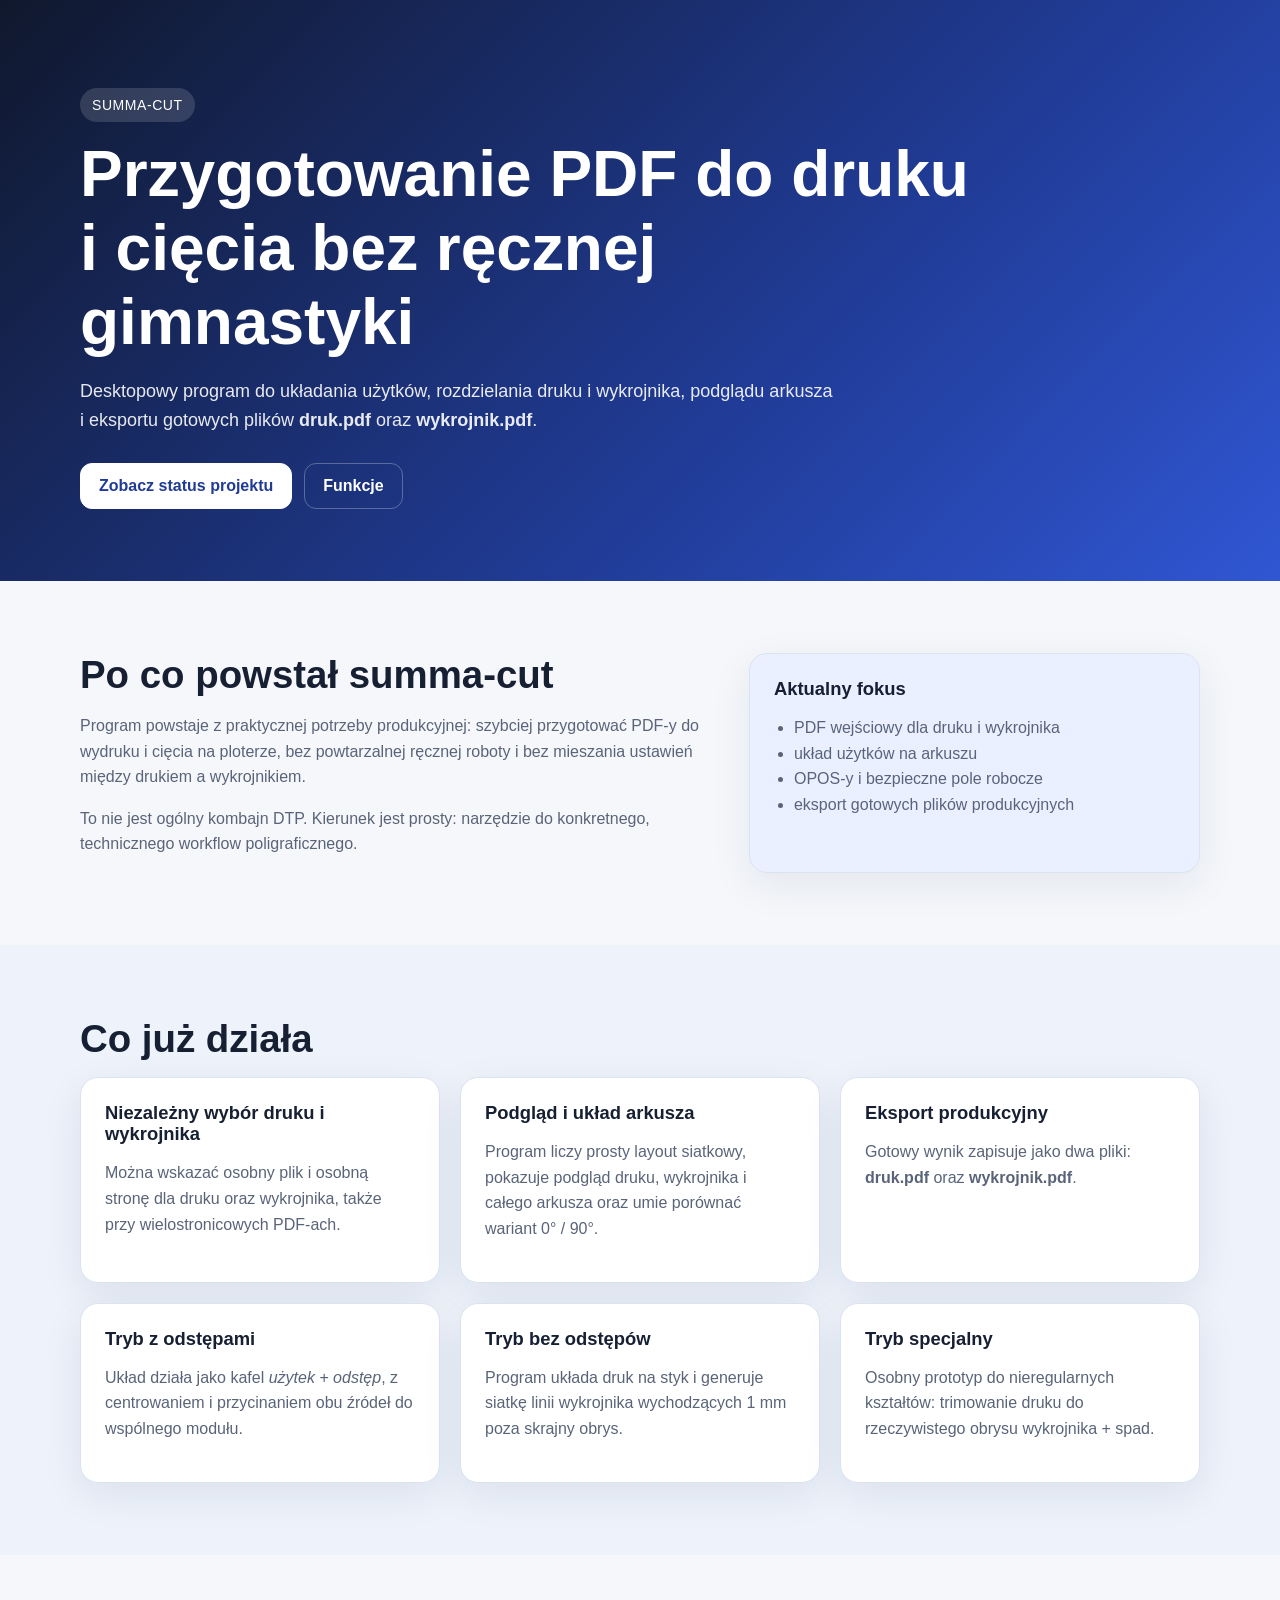
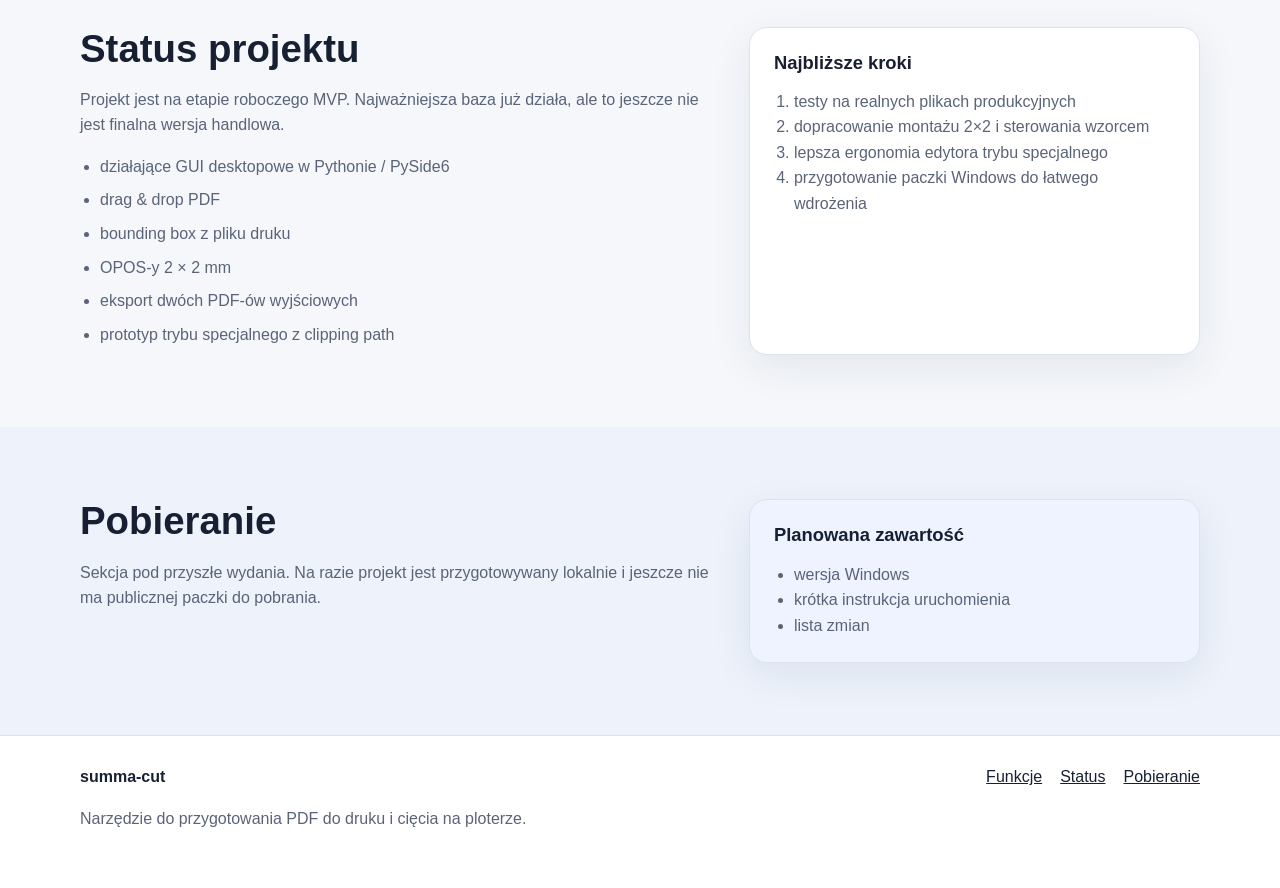
<file: docs/index.html>
<!doctype html>
<html lang="pl">
  <head>
    <meta charset="utf-8" />
    <meta name="viewport" content="width=device-width, initial-scale=1" />
    <title>summa-cut — przygotowanie PDF do druku i cięcia</title>
    <meta
      name="description"
      content="summa-cut to desktopowe narzędzie do przygotowania PDF do druku i cięcia na ploterze Summa — z osobnym drukiem i wykrojnikiem, podglądem i eksportem gotowych plików."
    />
    <link rel="stylesheet" href="style.css" />
  </head>
  <body>
    <header class="hero">
      <div class="wrap">
        <span class="eyebrow">summa-cut</span>
        <h1>Przygotowanie PDF do druku i cięcia bez ręcznej gimnastyki</h1>
        <p class="lead">
          Desktopowy program do układania użytków, rozdzielania druku i wykrojnika,
          podglądu arkusza i eksportu gotowych plików <strong>druk.pdf</strong> oraz
          <strong>wykrojnik.pdf</strong>.
        </p>
        <div class="cta-row">
          <a class="button primary" href="#status">Zobacz status projektu</a>
          <a class="button" href="#features">Funkcje</a>
        </div>
      </div>
    </header>

    <main>
      <section class="section">
        <div class="wrap two-col">
          <div>
            <h2>Po co powstał summa-cut</h2>
            <p>
              Program powstaje z praktycznej potrzeby produkcyjnej: szybciej przygotować PDF-y
              do wydruku i cięcia na ploterze, bez powtarzalnej ręcznej roboty i bez mieszania
              ustawień między drukiem a wykrojnikiem.
            </p>
            <p>
              To nie jest ogólny kombajn DTP. Kierunek jest prosty: narzędzie do konkretnego,
              technicznego workflow poligraficznego.
            </p>
          </div>
          <aside class="card accent">
            <h3>Aktualny fokus</h3>
            <ul>
              <li>PDF wejściowy dla druku i wykrojnika</li>
              <li>układ użytków na arkuszu</li>
              <li>OPOS-y i bezpieczne pole robocze</li>
              <li>eksport gotowych plików produkcyjnych</li>
            </ul>
          </aside>
        </div>
      </section>

      <section class="section alt" id="features">
        <div class="wrap">
          <h2>Co już działa</h2>
          <div class="grid cards-3">
            <article class="card">
              <h3>Niezależny wybór druku i wykrojnika</h3>
              <p>
                Można wskazać osobny plik i osobną stronę dla druku oraz wykrojnika,
                także przy wielostronicowych PDF-ach.
              </p>
            </article>
            <article class="card">
              <h3>Podgląd i układ arkusza</h3>
              <p>
                Program liczy prosty layout siatkowy, pokazuje podgląd druku, wykrojnika
                i całego arkusza oraz umie porównać wariant 0° / 90°.
              </p>
            </article>
            <article class="card">
              <h3>Eksport produkcyjny</h3>
              <p>
                Gotowy wynik zapisuje jako dwa pliki: <strong>druk.pdf</strong> oraz
                <strong>wykrojnik.pdf</strong>.
              </p>
            </article>
            <article class="card">
              <h3>Tryb z odstępami</h3>
              <p>
                Układ działa jako kafel <em>użytek + odstęp</em>, z centrowaniem i przycinaniem
                obu źródeł do wspólnego modułu.
              </p>
            </article>
            <article class="card">
              <h3>Tryb bez odstępów</h3>
              <p>
                Program układa druk na styk i generuje siatkę linii wykrojnika wychodzących
                1 mm poza skrajny obrys.
              </p>
            </article>
            <article class="card">
              <h3>Tryb specjalny</h3>
              <p>
                Osobny prototyp do nieregularnych kształtów: trimowanie druku do rzeczywistego
                obrysu wykrojnika + spad.
              </p>
            </article>
          </div>
        </div>
      </section>

      <section class="section" id="status">
        <div class="wrap two-col">
          <div>
            <h2>Status projektu</h2>
            <p>
              Projekt jest na etapie roboczego MVP. Najważniejsza baza już działa,
              ale to jeszcze nie jest finalna wersja handlowa.
            </p>
            <ul class="checklist">
              <li>działające GUI desktopowe w Pythonie / PySide6</li>
              <li>drag &amp; drop PDF</li>
              <li>bounding box z pliku druku</li>
              <li>OPOS-y 2 × 2 mm</li>
              <li>eksport dwóch PDF-ów wyjściowych</li>
              <li>prototyp trybu specjalnego z clipping path</li>
            </ul>
          </div>
          <aside class="card">
            <h3>Najbliższe kroki</h3>
            <ol>
              <li>testy na realnych plikach produkcyjnych</li>
              <li>dopracowanie montażu 2×2 i sterowania wzorcem</li>
              <li>lepsza ergonomia edytora trybu specjalnego</li>
              <li>przygotowanie paczki Windows do łatwego wdrożenia</li>
            </ol>
          </aside>
        </div>
      </section>

      <section class="section alt" id="download">
        <div class="wrap two-col">
          <div>
            <h2>Pobieranie</h2>
            <p>
              Sekcja pod przyszłe wydania. Na razie projekt jest przygotowywany lokalnie
              i jeszcze nie ma publicznej paczki do pobrania.
            </p>
          </div>
          <aside class="card muted">
            <h3>Planowana zawartość</h3>
            <ul>
              <li>wersja Windows</li>
              <li>krótka instrukcja uruchomienia</li>
              <li>lista zmian</li>
            </ul>
          </aside>
        </div>
      </section>
    </main>

    <footer class="footer">
      <div class="wrap footer-inner">
        <div>
          <strong>summa-cut</strong>
          <p>Narzędzie do przygotowania PDF do druku i cięcia na ploterze.</p>
        </div>
        <div class="footer-links">
          <a href="#features">Funkcje</a>
          <a href="#status">Status</a>
          <a href="#download">Pobieranie</a>
        </div>
      </div>
    </footer>
  </body>
</html>
</file>
<file: docs/style.css>
:root {
  color-scheme: light;
  --bg: #f5f7fb;
  --panel: #ffffff;
  --panel-alt: #eef3ff;
  --text: #172033;
  --muted: #5a6478;
  --line: #dbe3f1;
  --brand: #3056d3;
  --brand-dark: #203b95;
  --accent: #eaf0ff;
  --shadow: 0 12px 40px rgba(23, 32, 51, 0.08);
  --radius: 18px;
}

* { box-sizing: border-box; }
html { scroll-behavior: smooth; }
body {
  margin: 0;
  font-family: Inter, Segoe UI, Roboto, Arial, sans-serif;
  background: var(--bg);
  color: var(--text);
  line-height: 1.6;
}

a { color: inherit; }

.wrap {
  width: min(1120px, calc(100% - 32px));
  margin: 0 auto;
}

.hero {
  background: linear-gradient(135deg, #10182d 0%, #203b95 60%, #3056d3 100%);
  color: #fff;
  padding: 88px 0 72px;
}

.eyebrow {
  display: inline-block;
  margin-bottom: 16px;
  padding: 6px 12px;
  border-radius: 999px;
  background: rgba(255,255,255,0.14);
  font-size: 14px;
  letter-spacing: 0.04em;
  text-transform: uppercase;
}

h1, h2, h3 { line-height: 1.15; margin: 0 0 16px; }
h1 { font-size: clamp(2.2rem, 5vw, 4.4rem); max-width: 900px; }
h2 { font-size: clamp(1.7rem, 3vw, 2.4rem); }
h3 { font-size: 1.15rem; }

.lead {
  max-width: 760px;
  font-size: 1.125rem;
  color: rgba(255,255,255,0.9);
}

.cta-row {
  display: flex;
  gap: 12px;
  flex-wrap: wrap;
  margin-top: 28px;
}

.button {
  display: inline-flex;
  align-items: center;
  justify-content: center;
  min-height: 46px;
  padding: 0 18px;
  border-radius: 12px;
  border: 1px solid rgba(255,255,255,0.28);
  text-decoration: none;
  font-weight: 600;
  color: #fff;
}

.button.primary {
  background: #fff;
  border-color: #fff;
  color: var(--brand-dark);
}

.section { padding: 72px 0; }
.section.alt { background: #edf2fb; }
.two-col {
  display: grid;
  grid-template-columns: 1.35fr 0.95fr;
  gap: 28px;
}

.grid {
  display: grid;
  gap: 20px;
}
.cards-3 { grid-template-columns: repeat(3, minmax(0, 1fr)); }

.card {
  background: var(--panel);
  border: 1px solid var(--line);
  border-radius: var(--radius);
  padding: 24px;
  box-shadow: var(--shadow);
}

.card.accent { background: var(--accent); }
.card.muted { background: var(--panel-alt); }

p, li { color: var(--muted); }
ul, ol { margin: 0; padding-left: 20px; }
.checklist li { margin-bottom: 8px; }

.footer {
  border-top: 1px solid var(--line);
  background: #fff;
}

.footer-inner {
  display: flex;
  justify-content: space-between;
  gap: 24px;
  padding: 28px 0 40px;
}

.footer-links {
  display: flex;
  gap: 18px;
  flex-wrap: wrap;
  align-items: flex-start;
}

@media (max-width: 900px) {
  .two-col,
  .cards-3 {
    grid-template-columns: 1fr;
  }

  .hero {
    padding: 72px 0 56px;
  }

  .footer-inner {
    flex-direction: column;
  }
}
</file>
